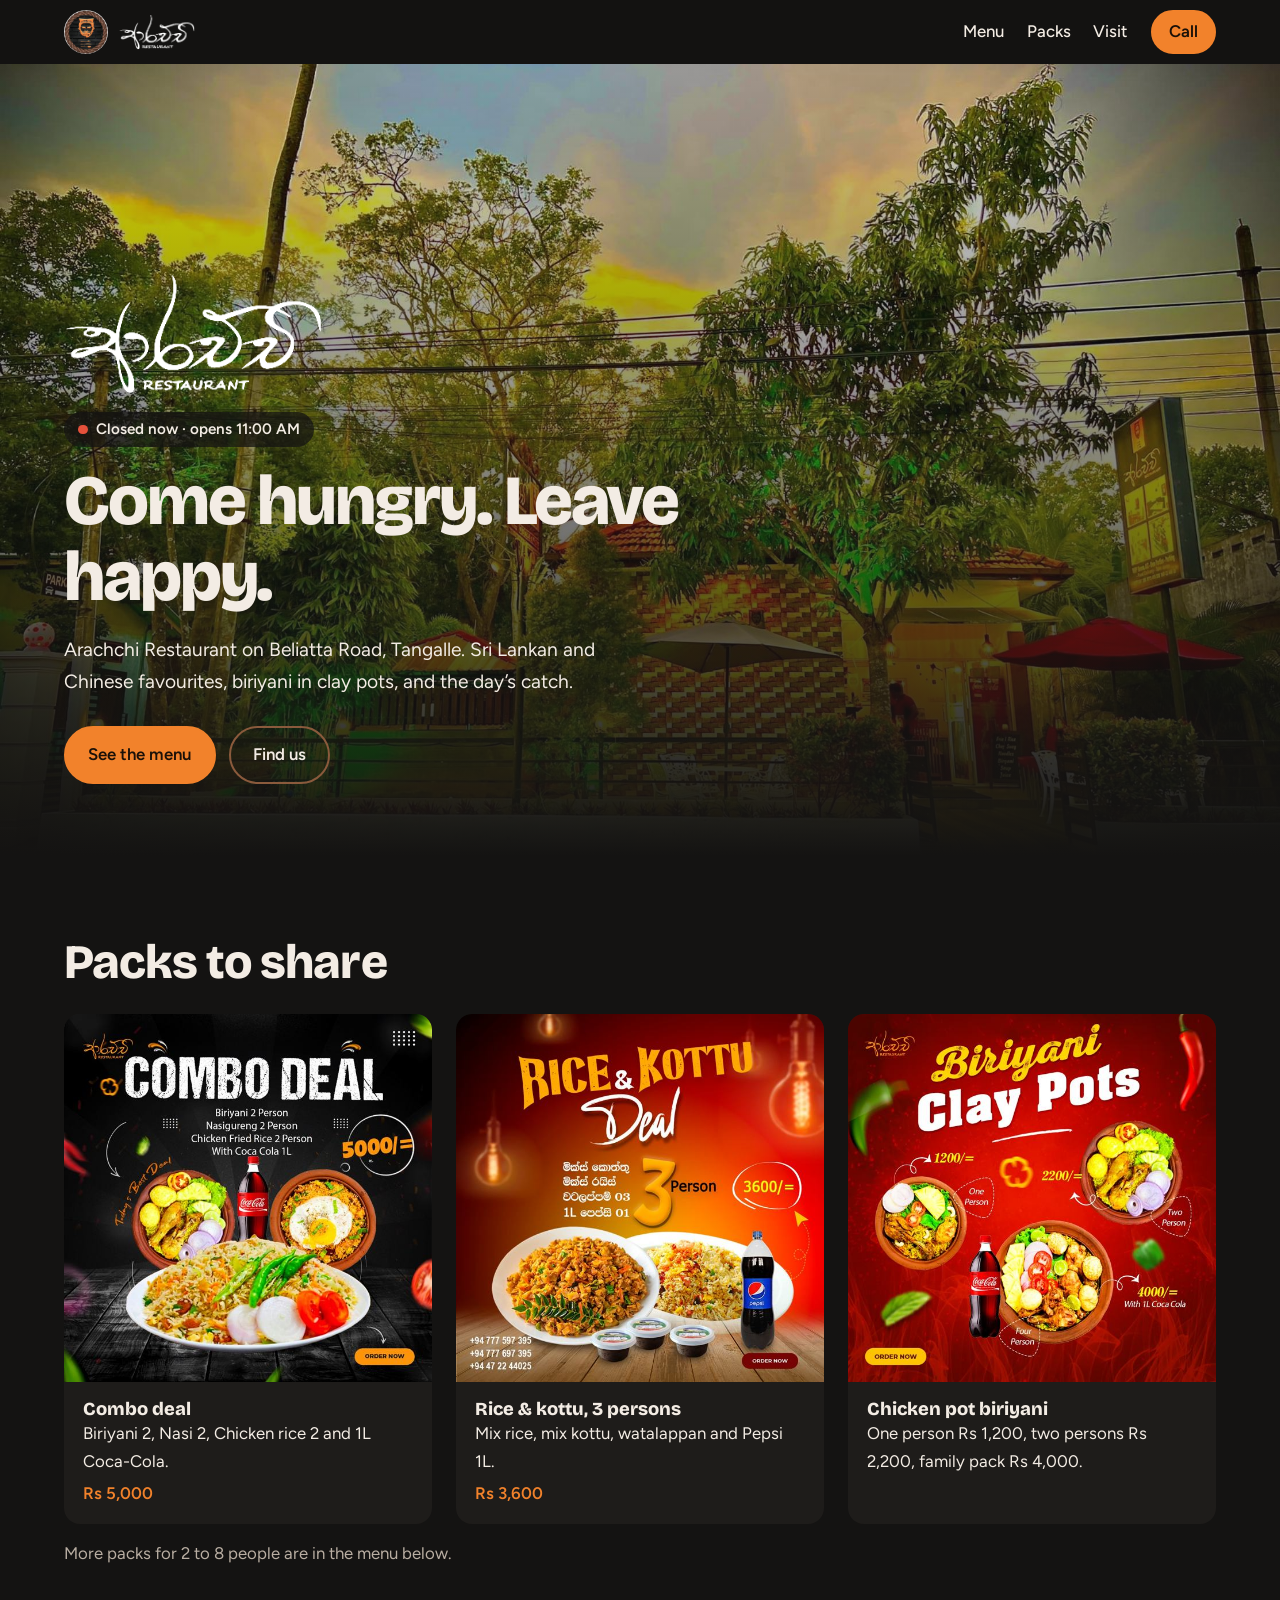
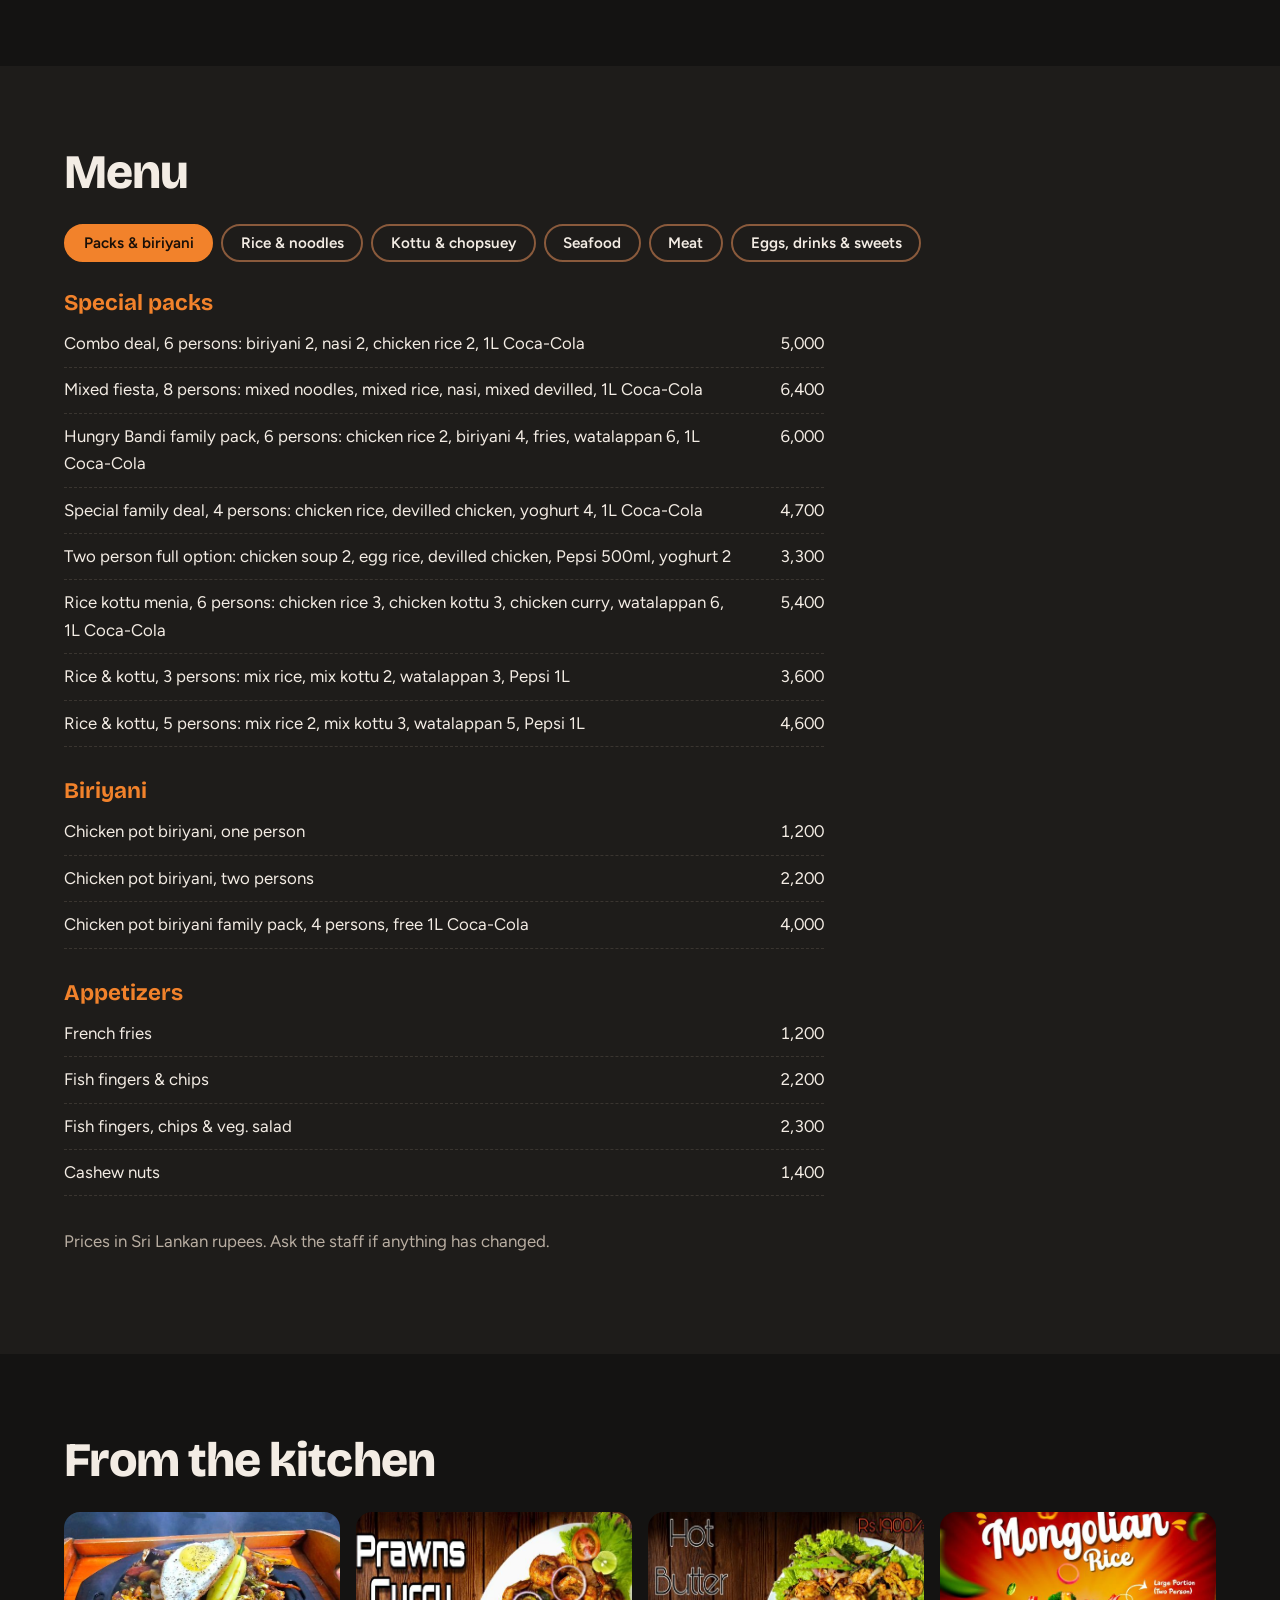
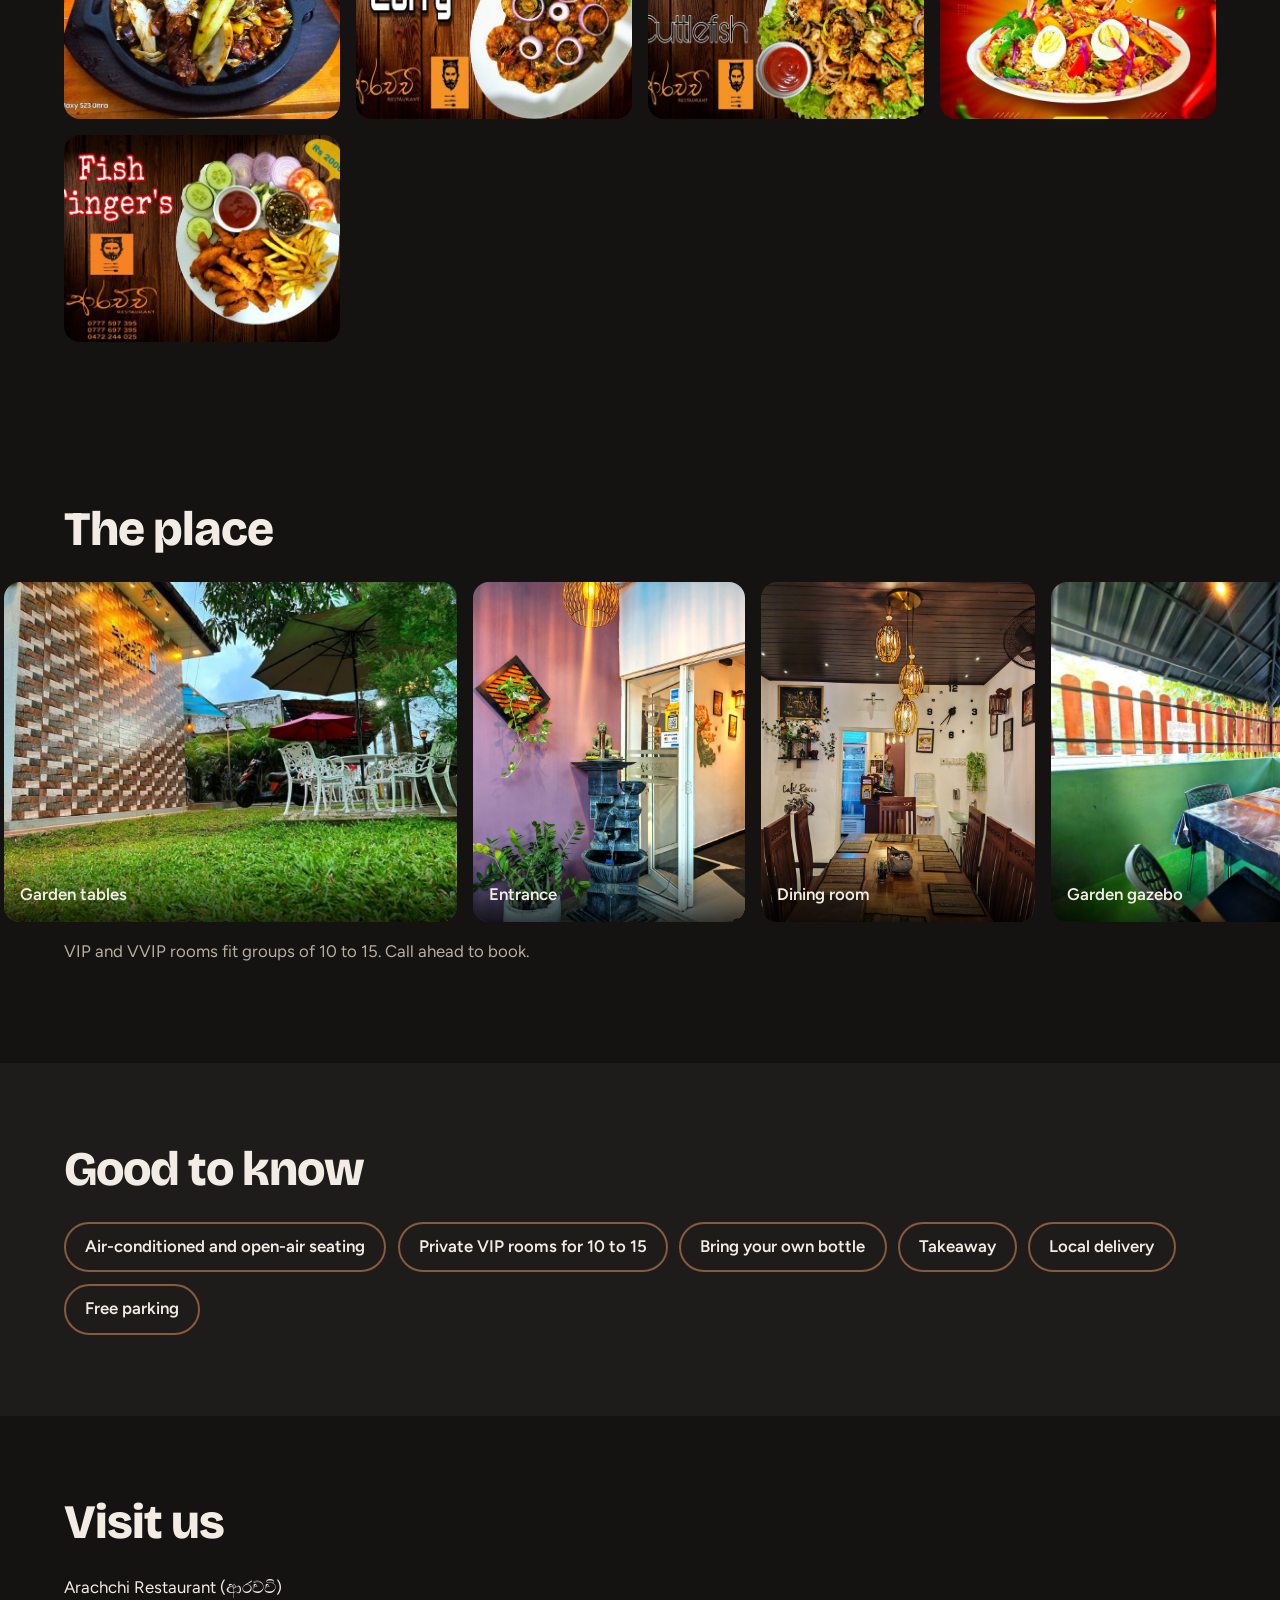
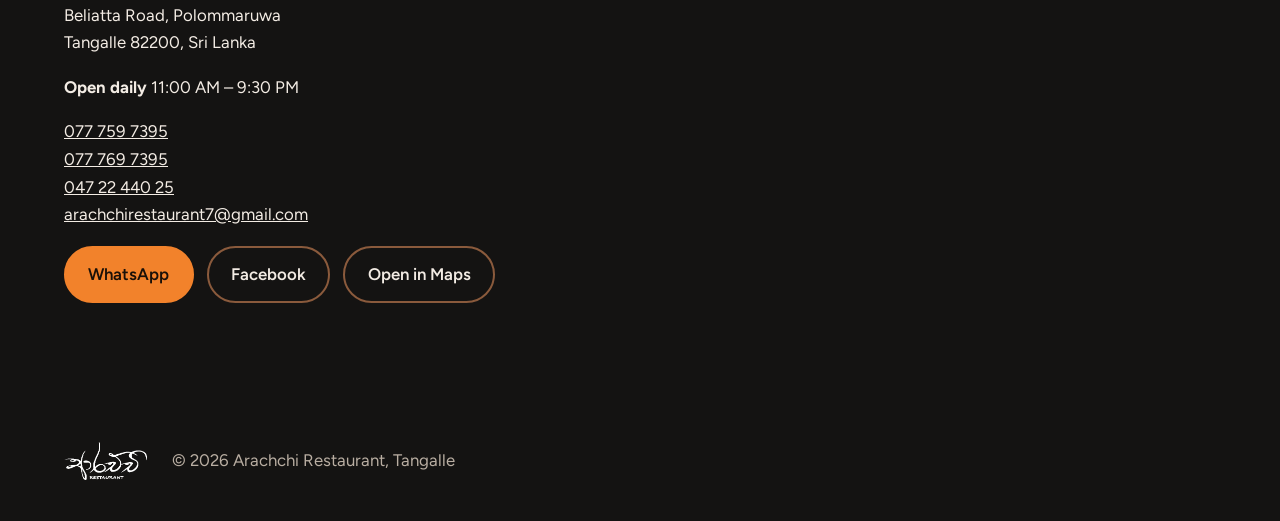
<file: index.html>
<!DOCTYPE html>
<html lang="en">
<head>
<meta charset="utf-8">
<meta name="viewport" content="width=device-width, initial-scale=1">
<title>Arachchi Restaurant Tangalle | Sri Lankan Food &amp; Seafood</title>
<meta name="description" content="Visit Arachchi Restaurant on Beliatta Road, Tangalle for Sri Lankan food, seafood, rice, kottu and biriyani. Open daily 11 AM–9:30 PM. View the menu.">
<meta name="robots" content="index, follow, max-image-preview:large">
<link rel="canonical" href="https://arachchirestauranttangalle.pages.dev/">
<meta property="og:type" content="website">
<meta property="og:site_name" content="Arachchi Restaurant Tangalle">
<meta property="og:locale" content="en_LK">
<meta property="og:title" content="Arachchi Restaurant Tangalle | Sri Lankan Food &amp; Seafood">
<meta property="og:description" content="Visit Arachchi Restaurant on Beliatta Road, Tangalle for Sri Lankan food, seafood, rice, kottu and biriyani. Open daily 11 AM–9:30 PM. View the menu.">
<meta property="og:url" content="https://arachchirestauranttangalle.pages.dev/">
<meta property="og:image" content="https://arachchirestauranttangalle.pages.dev/img/front.jpg">
<meta property="og:image:secure_url" content="https://arachchirestauranttangalle.pages.dev/img/front.jpg">
<meta property="og:image:type" content="image/jpeg">
<meta property="og:image:width" content="1800">
<meta property="og:image:height" content="1274">
<meta property="og:image:alt" content="Exterior of Arachchi Restaurant in Tangalle, Sri Lanka">
<meta name="twitter:card" content="summary_large_image">
<meta name="twitter:title" content="Arachchi Restaurant Tangalle | Sri Lankan Food &amp; Seafood">
<meta name="twitter:description" content="Visit Arachchi Restaurant on Beliatta Road, Tangalle for Sri Lankan food, seafood, rice, kottu and biriyani. Open daily 11 AM–9:30 PM. View the menu.">
<meta name="twitter:image" content="https://arachchirestauranttangalle.pages.dev/img/front.jpg">
<meta name="twitter:image:alt" content="Exterior of Arachchi Restaurant in Tangalle, Sri Lanka">
<link rel="icon" type="image/jpeg" sizes="256x256" href="img/logo.jpg">
<link rel="preconnect" href="https://fonts.googleapis.com">
<link rel="preconnect" href="https://fonts.gstatic.com" crossorigin>
<link href="https://fonts.googleapis.com/css2?family=Bricolage+Grotesque:opsz,wght@12..96,500;12..96,800&family=Figtree:wght@400;500;600&display=swap" rel="stylesheet">
<link rel="stylesheet" href="css/style.css">
<script type="application/ld+json">
{
  "@context": "https://schema.org",
  "@type": "Restaurant",
  "@id": "https://arachchirestauranttangalle.pages.dev/#restaurant",
  "url": "https://arachchirestauranttangalle.pages.dev/",
  "name": "Arachchi Restaurant",
  "alternateName": ["Arachchi Restaurant Tangalle", "ආරච්චි", "ආරච්චි රෙස්ටුරන්ට්"],
  "description": "Arachchi Restaurant in Tangalle serves Sri Lankan and Chinese food, seafood, rice, kottu and biriyani on Beliatta Road, Polommaruwa.",
  "image": [
    "https://arachchirestauranttangalle.pages.dev/img/front.jpg",
    "https://arachchirestauranttangalle.pages.dev/img/garden.jpg",
    "https://arachchirestauranttangalle.pages.dev/img/platter.jpg"
  ],
  "logo": "https://arachchirestauranttangalle.pages.dev/img/logo.jpg",
  "servesCuisine": ["Sri Lankan", "Chinese", "Seafood"],
  "telephone": "+94777597395",
  "email": "arachchirestaurant7@gmail.com",
  "address": {
    "@type": "PostalAddress",
    "streetAddress": "Beliatta Road, Polommaruwa",
    "addressLocality": "Tangalle",
    "postalCode": "82200",
    "addressCountry": "LK"
  },
  "openingHoursSpecification": [{
    "@type": "OpeningHoursSpecification",
    "dayOfWeek": [
      "https://schema.org/Monday",
      "https://schema.org/Tuesday",
      "https://schema.org/Wednesday",
      "https://schema.org/Thursday",
      "https://schema.org/Friday",
      "https://schema.org/Saturday",
      "https://schema.org/Sunday"
    ],
    "opens": "11:00",
    "closes": "21:30"
  }],
  "currenciesAccepted": "LKR",
  "hasMenu": "https://arachchirestauranttangalle.pages.dev/#menu",
  "hasMap": "https://www.google.com/maps/search/?api=1&query=Arachchi+Restaurant+Tangalle",
  "sameAs": ["https://www.facebook.com/ArachchiRestaurant/"]
}
</script>
</head>
<body>
<header class="nav">
  <a class="brand" href="#top" aria-label="Arachchi Restaurant ආරච්චි"><img src="img/logo.jpg" alt="" width="44" height="44"><img class="wm" src="img/wordmark.png" alt="ආරච්චි Restaurant" height="36"></a>
  <nav><a href="#menu">Menu</a><a href="#packs">Packs</a><a href="#visit">Visit</a></nav>
  <a class="btn small" href="tel:+94777597395">Call</a>
</header>

<main id="top">
<section class="hero">
  <div class="slides" aria-hidden="true">
    <img class="on" src="img/front.jpg" alt="">
    <img src="img/hero-garden.jpg" alt="" loading="lazy">
    <img src="img/hero-wall.jpg" alt="" loading="lazy">
    <img src="img/hero-gazebo.jpg" alt="" loading="lazy">
  </div>
  <div class="hero-text">
    <img class="hero-wm" src="img/wordmark.png" alt="ආරච්චි Restaurant" width="260">
    <p class="status" id="status" aria-live="polite">Open daily 11:00–21:30</p>
    <h1>Come hungry. Leave happy.</h1>
    <p class="lead">Arachchi Restaurant on Beliatta Road, Tangalle. Sri Lankan and Chinese favourites, biriyani in clay pots, and the day’s catch.</p>
    <div class="cta">
      <a class="btn" href="#menu">See the menu</a>
      <a class="btn ghost" href="#visit">Find us</a>
    </div>
  </div>
</section>

<section id="packs" class="section">
  <h2>Packs to share</h2>
  <div class="packs">
    <figure><img src="img/combo.jpg" alt="Combo deal with biriyani, nasi goreng and chicken rice" loading="lazy"><figcaption><b>Combo deal</b> Biriyani 2, Nasi 2, Chicken rice 2 and 1L Coca-Cola. <em>Rs 5,000</em></figcaption></figure>
    <figure><img src="img/kottu.jpg" alt="Rice and kottu pack for three" loading="lazy"><figcaption><b>Rice &amp; kottu, 3 persons</b> Mix rice, mix kottu, watalappan and Pepsi 1L. <em>Rs 3,600</em></figcaption></figure>
    <figure><img src="img/biriyani.jpg" alt="Biriyani in clay pots" loading="lazy"><figcaption><b>Chicken pot biriyani</b> One person Rs 1,200, two persons Rs 2,200, family pack Rs 4,000.</figcaption></figure>
  </div>
  <p class="note">More packs for 2 to 8 people are in the menu below.</p>
</section>

<section id="menu" class="section tint">
  <h2>Menu</h2>
  <div class="tabs" role="tablist" id="tabs"></div>
  <div id="dishes"></div>
  <p class="note">Prices in Sri Lankan rupees. Ask the staff if anything has changed.</p>
</section>

<section class="section">
  <h2>From the kitchen</h2>
  <div class="gallery">
    <img src="img/platter.jpg" alt="Sizzling platter" loading="lazy">
    <img src="img/prawns.jpg" alt="Prawns curry" loading="lazy">
    <img src="img/cuttlefish.jpg" alt="Hot butter cuttlefish" loading="lazy">
    <img src="img/mongolian.jpg" alt="Mongolian rice" loading="lazy">
    <img src="img/fishfingers.jpg" alt="Fish fingers" loading="lazy">
  </div>
</section>

<section class="section">
  <h2>The place</h2>
  <div class="spaces">
    <figure class="wide"><img src="img/garden.jpg" alt="Garden seating under umbrellas beside the brick wall"><figcaption>Garden tables</figcaption></figure>
    <figure><img src="img/entrance.jpg" alt="Entrance with a stone fountain and Buddha statue"><figcaption>Entrance</figcaption></figure>
    <figure><img src="img/dining.jpg" alt="Indoor dining room with long wooden table"><figcaption>Dining room</figcaption></figure>
    <figure><img src="img/gazebo.jpg" alt="Covered gazebo with a table for four"><figcaption>Garden gazebo</figcaption></figure>
    <figure class="wide"><img src="img/room-red-1.jpg" alt="Private room with black sofas and a glass-top table"><figcaption>Private room</figcaption></figure>
    <figure><img src="img/room-red-2.jpg" alt="Private room with sofa seating"><figcaption>Private room</figcaption></figure>
    <figure class="wide"><img src="img/room-green-2.jpg" alt="Private room with a long wooden table and sofas"><figcaption>Private room</figcaption></figure>
    <figure><img src="img/room-green-1.jpg" alt="Private room with an elephant painting"><figcaption>Private room</figcaption></figure>
    <figure><img src="img/night.jpg" alt="Garden lit up in green at night"><figcaption>Evenings</figcaption></figure>
    <figure><img src="img/lantern.jpg" alt="Flame lantern glowing in the garden at night"><figcaption>Garden lanterns</figcaption></figure>
    <figure class="wide"><img src="img/wall.jpg" alt="Arachchi sign on the brick feature wall"><figcaption>Find the brick wall</figcaption></figure>
  </div>
  <p class="note">VIP and VVIP rooms fit groups of 10 to 15. Call ahead to book.</p>
</section>

<section class="section tint">
  <h2>Good to know</h2>
  <ul class="facts">
    <li>Air-conditioned and open-air seating</li><li>Private VIP rooms for 10 to 15</li><li>Bring your own bottle</li><li>Takeaway</li><li>Local delivery</li><li>Free parking</li>
  </ul>
</section>

<section id="visit" class="section visit">
  <div>
    <h2>Visit us</h2>
    <address>Arachchi Restaurant (ආරච්චි)<br>Beliatta Road, Polommaruwa<br>Tangalle 82200, Sri Lanka</address>
    <p><strong>Open daily</strong> 11:00 AM – 9:30 PM</p>
    <p><a href="tel:+94777597395">077 759 7395</a><br><a href="tel:+94777697395">077 769 7395</a><br><a href="tel:+94472244025">047 22 440 25</a><br><a href="mailto:arachchirestaurant7@gmail.com">arachchirestaurant7@gmail.com</a></p>
    <p class="cta"><a class="btn" href="https://wa.me/94777697395" target="_blank" rel="noopener">WhatsApp</a>
    <a class="btn ghost" href="https://www.facebook.com/ArachchiRestaurant/" target="_blank" rel="noopener">Facebook</a>
    <a class="btn ghost" href="https://www.google.com/maps/search/?api=1&query=Arachchi+Restaurant+Tangalle" target="_blank" rel="noopener">Open in Maps</a></p>
  </div>
  <iframe title="Map to Arachchi Restaurant" loading="lazy" src="https://www.google.com/maps?q=Arachchi+Restaurant+Tangalle&output=embed"></iframe>
</section>
</main>

<footer><img src="img/wordmark.png" alt="ආරච්චි Restaurant" height="40"><p>© <span id="yr"></span> Arachchi Restaurant, Tangalle</p></footer>
<div class="lb" id="lb" hidden role="dialog" aria-modal="true" aria-label="Photo viewer"><button class="lbx" aria-label="Close">×</button><button class="lbp" aria-label="Previous">‹</button><figure><img id="lbimg" alt=""><figcaption id="lbcap"></figcaption></figure><button class="lbn" aria-label="Next">›</button></div>
<script src="js/main.js"></script>
</body>
</html>
</file>
<file: css/style.css>
:root{--bg:#141312;--panel:#1e1c1a;--ink:#f3ece4;--mute:#b9aea2;--or:#f2822b;--rope:#8a5a3c;--r:16px;color-scheme:dark}
*{box-sizing:border-box}html{scroll-behavior:smooth}
body{margin:0;background:var(--bg);color:var(--ink);font:400 1.05rem/1.65 Figtree,system-ui,sans-serif}
h1,h2,h3{font-family:'Bricolage Grotesque',Figtree,sans-serif;line-height:1.08;margin:0}
a{color:inherit}a:focus-visible,button:focus-visible{outline:3px solid var(--or);outline-offset:3px}
img{max-width:100%;display:block}
.nav{position:sticky;top:0;z-index:10;display:flex;align-items:center;gap:1.5rem;padding:.6rem 5vw;background:rgba(20,19,18,.88);backdrop-filter:blur(10px)}
.brand{display:flex;align-items:center;gap:.7rem;margin-right:auto}.brand img:first-child{border-radius:50%}.wm{height:36px;width:auto}
.nav nav{display:flex;gap:1.4rem}.nav nav a{text-decoration:none;font-weight:500}
.btn{display:inline-block;padding:.8rem 1.4rem;border-radius:99px;background:var(--or);color:#1a1008;font-weight:600;text-decoration:none;border:2px solid var(--or);transition:transform .15s}
.btn:hover{transform:translateY(-2px)}.btn.ghost{background:transparent;color:var(--ink);border-color:var(--rope)}.btn.small{padding:.4rem 1rem}
.hero{position:relative;overflow:hidden;min-height:88vh;display:flex;align-items:flex-end;padding:8vh 5vw}
.slides{position:absolute;inset:0}.slides img{position:absolute;inset:0;width:100%;height:100%;object-fit:cover;opacity:0;transition:opacity 1.4s ease}.slides img.on{opacity:1}
.hero::after{content:"";position:absolute;inset:0;background:linear-gradient(180deg,rgba(20,19,18,.15) 0%,rgba(20,19,18,.55) 55%,var(--bg) 100%)}
.hero-text{position:relative;z-index:1}
.hero-text{max-width:720px}
.hero-wm{margin-bottom:1rem;width:min(260px,60vw);height:auto;animation:fade 1.2s ease-out both}
@keyframes fade{from{opacity:0;transform:translateY(14px)}}
h1{font-size:clamp(2.4rem,5.6vw,4.4rem);font-weight:800;letter-spacing:-.03em}
.lead{max-width:50ch;font-size:1.2rem;margin:1.2rem 0 1.8rem}
.status{display:inline-flex;align-items:center;gap:.5rem;margin:0 0 1rem;padding:.3rem .9rem;border-radius:99px;background:rgba(20,19,18,.75);font-weight:600;font-size:.95rem}
.status::before{content:"";width:.6rem;height:.6rem;border-radius:50%;background:var(--or)}
.status.open::before{background:#3ec97b}.status.closed::before{background:#e5513b}
.cta{display:flex;flex-wrap:wrap;gap:.8rem}
.section{padding:9vh 5vw}.tint{background:var(--panel)}
h2{font-size:clamp(2rem,4vw,3rem);font-weight:800;margin-bottom:1.6rem;letter-spacing:-.02em}
.packs{display:grid;grid-template-columns:repeat(auto-fit,minmax(260px,1fr));gap:1.5rem}
figure{margin:0;background:var(--panel);border-radius:var(--r);overflow:hidden}
figure img{width:100%;aspect-ratio:1;object-fit:cover}figcaption{padding:1rem 1.2rem}
figcaption b{display:block;font:800 1.15rem 'Bricolage Grotesque',sans-serif}figcaption em{display:block;margin-top:.3rem;color:var(--or);font-style:normal;font-weight:600}
.tabs{display:flex;gap:.5rem;flex-wrap:wrap;margin-bottom:1.8rem}
.tabs button{font:600 .95rem Figtree,sans-serif;padding:.5rem 1.1rem;border-radius:99px;border:2px solid var(--rope);background:transparent;color:var(--ink);cursor:pointer}
.tabs button[aria-selected=true]{background:var(--or);border-color:var(--or);color:#1a1008}
.grp{max-width:760px;margin-bottom:2rem}.grp h3{font-size:1.4rem;color:var(--or);margin-bottom:.4rem}
.grp .cols{display:flex;justify-content:flex-end;gap:1.2rem;font-size:.85rem;color:var(--mute)}
.row{display:flex;gap:1rem;padding:.55rem 0;border-bottom:1px dashed #3a3530}
.row span:first-child{flex:1}.row span+span{min-width:4.5rem;text-align:right;font-variant-numeric:tabular-nums;color:var(--ink)}
.row small{display:block;color:var(--mute);line-height:1.4}
.note{color:var(--mute);margin-top:1rem}
.gallery{display:grid;grid-template-columns:repeat(auto-fit,minmax(220px,1fr));gap:1rem}
.gallery img{width:100%;aspect-ratio:4/3;object-fit:cover;border-radius:var(--r)}
.spaces{grid-auto-flow:dense;display:grid;grid-template-columns:repeat(auto-fit,minmax(240px,1fr));gap:1rem}
.spaces figure{position:relative}.spaces figure img{height:100%;min-height:260px;aspect-ratio:auto}
.spaces .wide{grid-column:span 2}
.spaces figcaption{position:absolute;left:0;right:0;bottom:0;padding:1.5rem 1rem .8rem;background:linear-gradient(transparent,rgba(0,0,0,.75));font-weight:600}
@media (max-width:600px){.spaces .wide{grid-column:auto}}
.facts{list-style:none;padding:0;margin:0;display:flex;flex-wrap:wrap;gap:.7rem}
.facts li{padding:.6rem 1.2rem;border:2px solid var(--rope);border-radius:99px;font-weight:600}
.visit{display:grid;grid-template-columns:1fr 1fr;gap:3rem}
address{font-style:normal;margin-bottom:1rem}
iframe{width:100%;min-height:400px;border:0;border-radius:var(--r)}
footer{padding:2.5rem 5vw;display:flex;align-items:center;gap:1.5rem;flex-wrap:wrap;color:var(--mute)}footer img{width:auto}footer p{margin:0}
@media (max-width:800px){.visit{grid-template-columns:1fr}.nav nav{display:none}.hero{min-height:80vh}}
@media (prefers-reduced-motion:reduce){*{animation:none!important;transition:none!important;scroll-behavior:auto}}

.spaces figure{cursor:zoom-in}.spaces figure:focus-visible{outline:3px solid var(--or)}
.lb{position:fixed;inset:0;z-index:50;display:flex;align-items:center;justify-content:center;background:rgba(10,9,8,.94)}.lb[hidden]{display:none}
.lb figure{margin:0;max-width:92vw;background:none;text-align:center}.lb img{max-width:92vw;max-height:80vh;width:auto;height:auto;aspect-ratio:auto;object-fit:contain;border-radius:var(--r);margin:0 auto}
.lb figcaption{padding:.8rem;color:var(--mute)}
.lb button{position:absolute;background:rgba(255,255,255,.12);color:#fff;border:0;border-radius:50%;width:48px;height:48px;font-size:1.8rem;line-height:1;cursor:pointer}
.lb button:hover{background:var(--or);color:#1a1008}.lbx{top:16px;right:16px}.lbp{left:12px;top:50%}.lbn{right:12px;top:50%}

.spaces{display:flex;grid-template-columns:none;gap:1rem;overflow-x:auto;scrollbar-width:none;-webkit-overflow-scrolling:touch;margin:0 -5vw;padding:0 5vw}
.spaces::-webkit-scrollbar{display:none}
.spaces figure{flex:0 0 auto;margin:0}.spaces .wide{grid-column:auto}
.spaces figure img{height:340px;width:auto;max-width:none;min-height:0;aspect-ratio:auto;display:block}
@media (max-width:600px){.spaces figure img{height:260px}}
</file>
